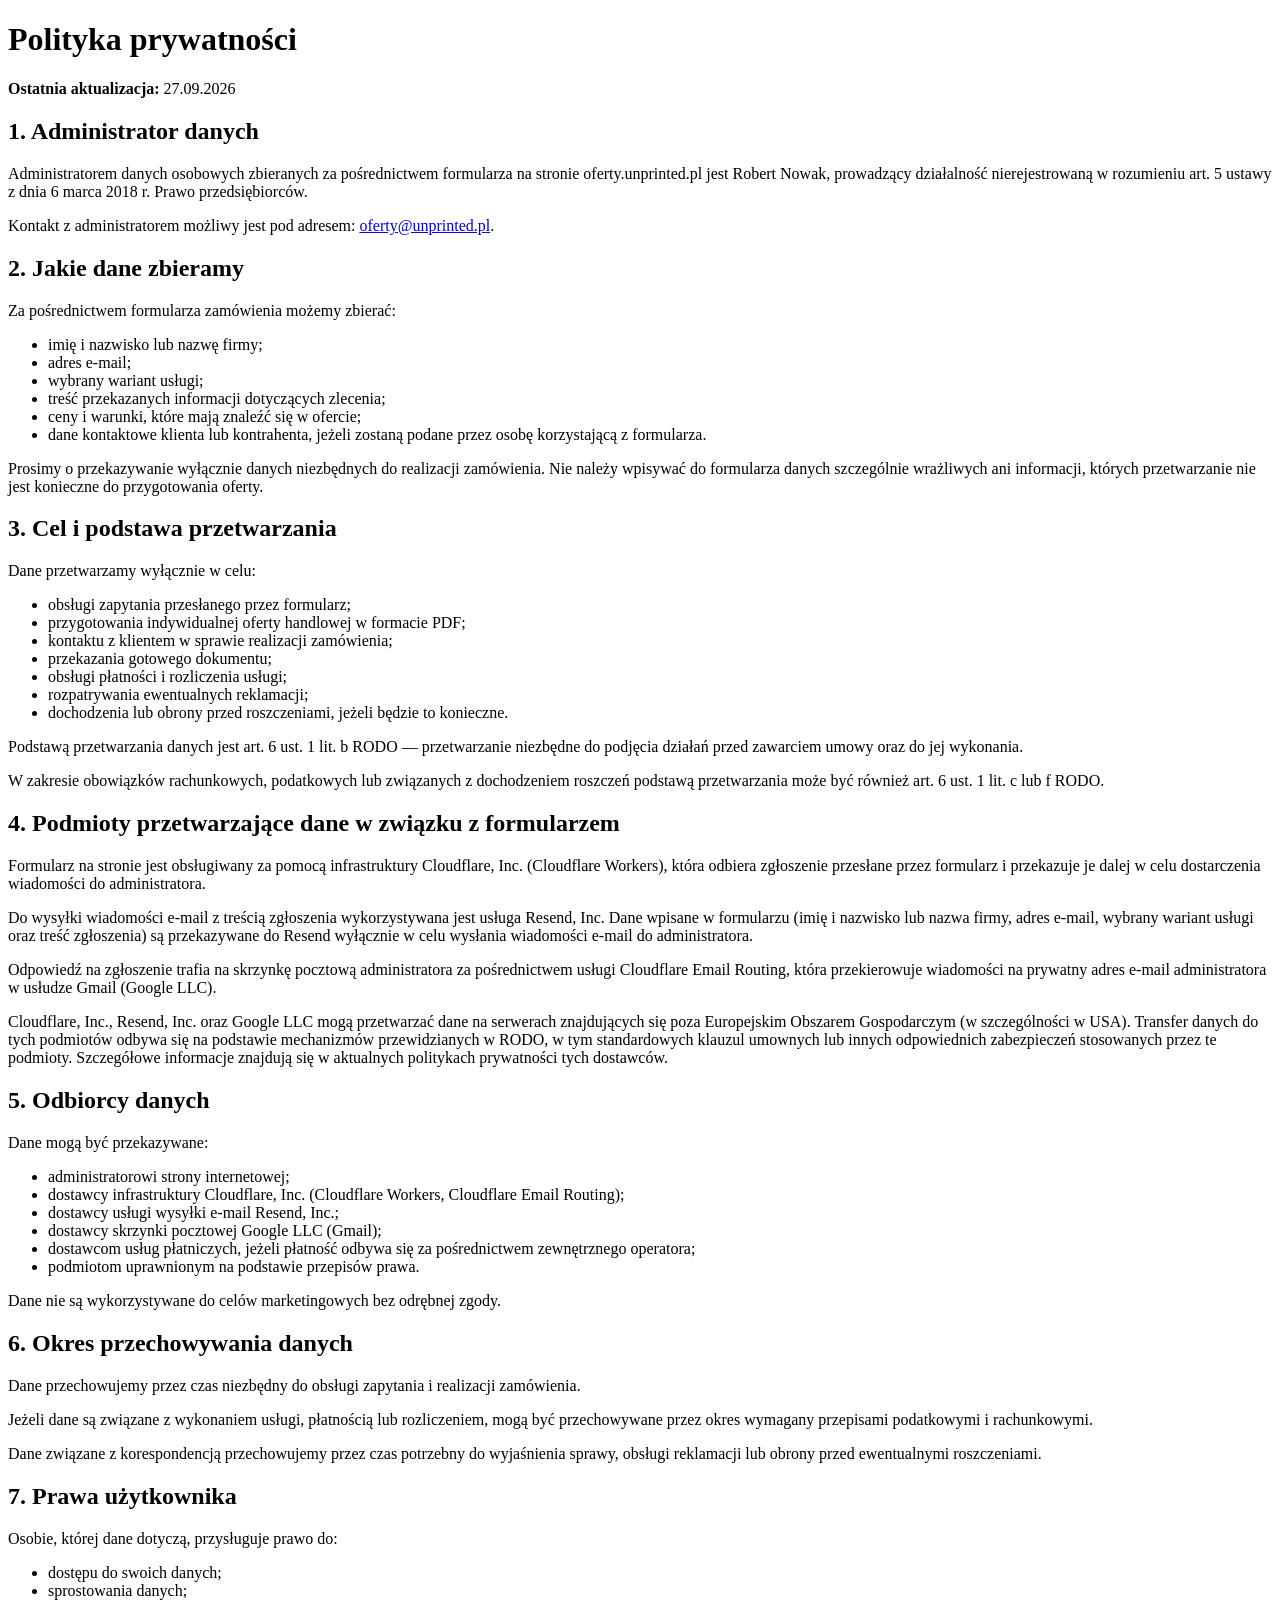
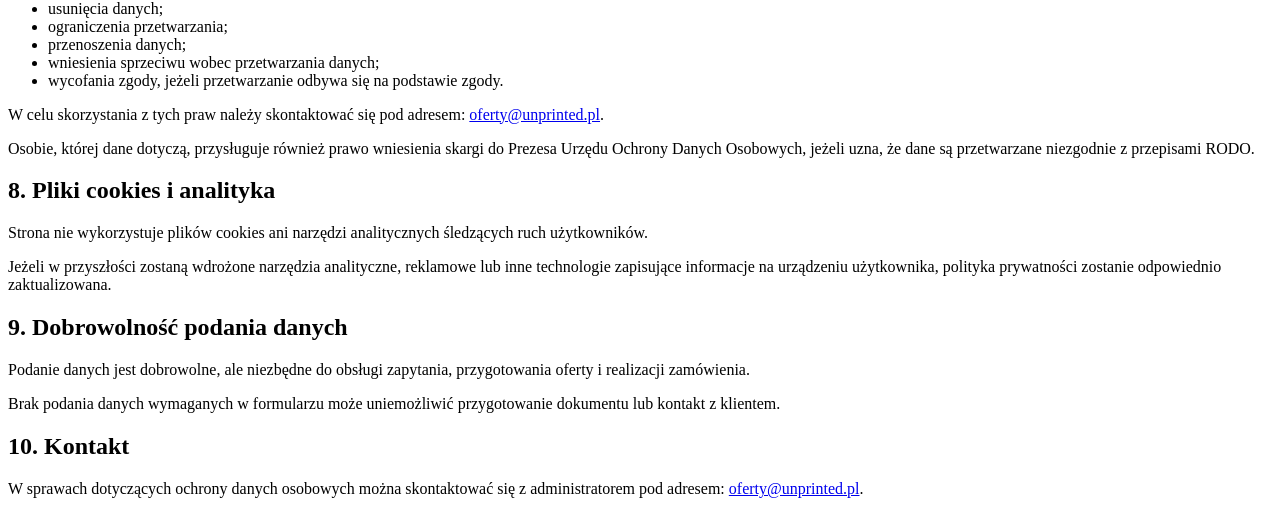
<file: polityka-prywatnosci.html>
<!DOCTYPE html>
<html lang="pl">
<head>
    <meta charset="UTF-8">
    <meta name="viewport" content="width=device-width, initial-scale=1.0">
    <title>Polityka prywatności</title>
</head>
<body>

<h1>Polityka prywatności</h1>

<p><strong>Ostatnia aktualizacja:</strong> 27.09.2026</p>

<h2>1. Administrator danych</h2>

<p>
Administratorem danych osobowych zbieranych za pośrednictwem formularza
na stronie oferty.unprinted.pl jest Robert Nowak, prowadzący działalność
nierejestrowaną w rozumieniu art. 5 ustawy z dnia 6 marca 2018 r. Prawo
przedsiębiorców.
</p>

<p>
Kontakt z administratorem możliwy jest pod adresem:
<a href="mailto:oferty@unprinted.pl">oferty@unprinted.pl</a>.
</p>

<h2>2. Jakie dane zbieramy</h2>

<p>
Za pośrednictwem formularza zamówienia możemy zbierać:
</p>

<ul>
    <li>imię i nazwisko lub nazwę firmy;</li>
    <li>adres e-mail;</li>
    <li>wybrany wariant usługi;</li>
    <li>treść przekazanych informacji dotyczących zlecenia;</li>
    <li>ceny i warunki, które mają znaleźć się w ofercie;</li>
    <li>dane kontaktowe klienta lub kontrahenta, jeżeli zostaną podane przez osobę korzystającą z formularza.</li>
</ul>

<p>
Prosimy o przekazywanie wyłącznie danych niezbędnych do realizacji
zamówienia. Nie należy wpisywać do formularza danych szczególnie
wrażliwych ani informacji, których przetwarzanie nie jest konieczne
do przygotowania oferty.
</p>

<h2>3. Cel i podstawa przetwarzania</h2>

<p>
Dane przetwarzamy wyłącznie w celu:
</p>

<ul>
    <li>obsługi zapytania przesłanego przez formularz;</li>
    <li>przygotowania indywidualnej oferty handlowej w formacie PDF;</li>
    <li>kontaktu z klientem w sprawie realizacji zamówienia;</li>
    <li>przekazania gotowego dokumentu;</li>
    <li>obsługi płatności i rozliczenia usługi;</li>
    <li>rozpatrywania ewentualnych reklamacji;</li>
    <li>dochodzenia lub obrony przed roszczeniami, jeżeli będzie to konieczne.</li>
</ul>

<p>
Podstawą przetwarzania danych jest art. 6 ust. 1 lit. b RODO —
przetwarzanie niezbędne do podjęcia działań przed zawarciem umowy oraz
do jej wykonania.
</p>

<p>
W zakresie obowiązków rachunkowych, podatkowych lub związanych z
dochodzeniem roszczeń podstawą przetwarzania może być również art. 6
ust. 1 lit. c lub f RODO.
</p>

<h2>4. Podmioty przetwarzające dane w związku z formularzem</h2>

<p>
Formularz na stronie jest obsługiwany za pomocą infrastruktury
Cloudflare, Inc. (Cloudflare Workers), która odbiera zgłoszenie
przesłane przez formularz i przekazuje je dalej w celu dostarczenia
wiadomości do administratora.
</p>

<p>
Do wysyłki wiadomości e-mail z treścią zgłoszenia wykorzystywana jest
usługa Resend, Inc. Dane wpisane w formularzu (imię i nazwisko lub
nazwa firmy, adres e-mail, wybrany wariant usługi oraz treść zgłoszenia)
są przekazywane do Resend wyłącznie w celu wysłania wiadomości e-mail
do administratora.
</p>

<p>
Odpowiedź na zgłoszenie trafia na skrzynkę pocztową administratora
za pośrednictwem usługi Cloudflare Email Routing, która przekierowuje
wiadomości na prywatny adres e-mail administratora w usłudze Gmail
(Google LLC).
</p>

<p>
Cloudflare, Inc., Resend, Inc. oraz Google LLC mogą przetwarzać dane
na serwerach znajdujących się poza Europejskim Obszarem Gospodarczym
(w szczególności w USA). Transfer danych do tych podmiotów odbywa się
na podstawie mechanizmów przewidzianych w RODO, w tym standardowych
klauzul umownych lub innych odpowiednich zabezpieczeń stosowanych przez
te podmioty. Szczegółowe informacje znajdują się w aktualnych
politykach prywatności tych dostawców.
</p>

<h2>5. Odbiorcy danych</h2>

<p>
Dane mogą być przekazywane:
</p>

<ul>
    <li>administratorowi strony internetowej;</li>
    <li>dostawcy infrastruktury Cloudflare, Inc. (Cloudflare Workers, Cloudflare Email Routing);</li>
    <li>dostawcy usługi wysyłki e-mail Resend, Inc.;</li>
    <li>dostawcy skrzynki pocztowej Google LLC (Gmail);</li>
    <li>dostawcom usług płatniczych, jeżeli płatność odbywa się za pośrednictwem zewnętrznego operatora;</li>
    <li>podmiotom uprawnionym na podstawie przepisów prawa.</li>
</ul>

<p>
Dane nie są wykorzystywane do celów marketingowych bez odrębnej zgody.
</p>

<h2>6. Okres przechowywania danych</h2>

<p>
Dane przechowujemy przez czas niezbędny do obsługi zapytania i realizacji
zamówienia.
</p>

<p>
Jeżeli dane są związane z wykonaniem usługi, płatnością lub rozliczeniem,
mogą być przechowywane przez okres wymagany przepisami podatkowymi
i rachunkowymi.
</p>

<p>
Dane związane z korespondencją przechowujemy przez czas potrzebny do
wyjaśnienia sprawy, obsługi reklamacji lub obrony przed ewentualnymi
roszczeniami.
</p>

<h2>7. Prawa użytkownika</h2>

<p>
Osobie, której dane dotyczą, przysługuje prawo do:
</p>

<ul>
    <li>dostępu do swoich danych;</li>
    <li>sprostowania danych;</li>
    <li>usunięcia danych;</li>
    <li>ograniczenia przetwarzania;</li>
    <li>przenoszenia danych;</li>
    <li>wniesienia sprzeciwu wobec przetwarzania danych;</li>
    <li>wycofania zgody, jeżeli przetwarzanie odbywa się na podstawie zgody.</li>
</ul>

<p>
W celu skorzystania z tych praw należy skontaktować się pod adresem:
<a href="mailto:oferty@unprinted.pl">oferty@unprinted.pl</a>.
</p>

<p>
Osobie, której dane dotyczą, przysługuje również prawo wniesienia skargi
do Prezesa Urzędu Ochrony Danych Osobowych, jeżeli uzna, że dane są
przetwarzane niezgodnie z przepisami RODO.
</p>

<h2>8. Pliki cookies i analityka</h2>

<p>
Strona nie wykorzystuje plików cookies ani narzędzi analitycznych
śledzących ruch użytkowników.
</p>

<p>
Jeżeli w przyszłości zostaną wdrożone narzędzia analityczne, reklamowe
lub inne technologie zapisujące informacje na urządzeniu użytkownika,
polityka prywatności zostanie odpowiednio zaktualizowana.
</p>

<h2>9. Dobrowolność podania danych</h2>

<p>
Podanie danych jest dobrowolne, ale niezbędne do obsługi zapytania,
przygotowania oferty i realizacji zamówienia.
</p>

<p>
Brak podania danych wymaganych w formularzu może uniemożliwić
przygotowanie dokumentu lub kontakt z klientem.
</p>

<h2>10. Kontakt</h2>

<p>
W sprawach dotyczących ochrony danych osobowych można skontaktować się
z administratorem pod adresem:
<a href="mailto:oferty@unprinted.pl">oferty@unprinted.pl</a>.
</p>

</body>
</html>
</file>
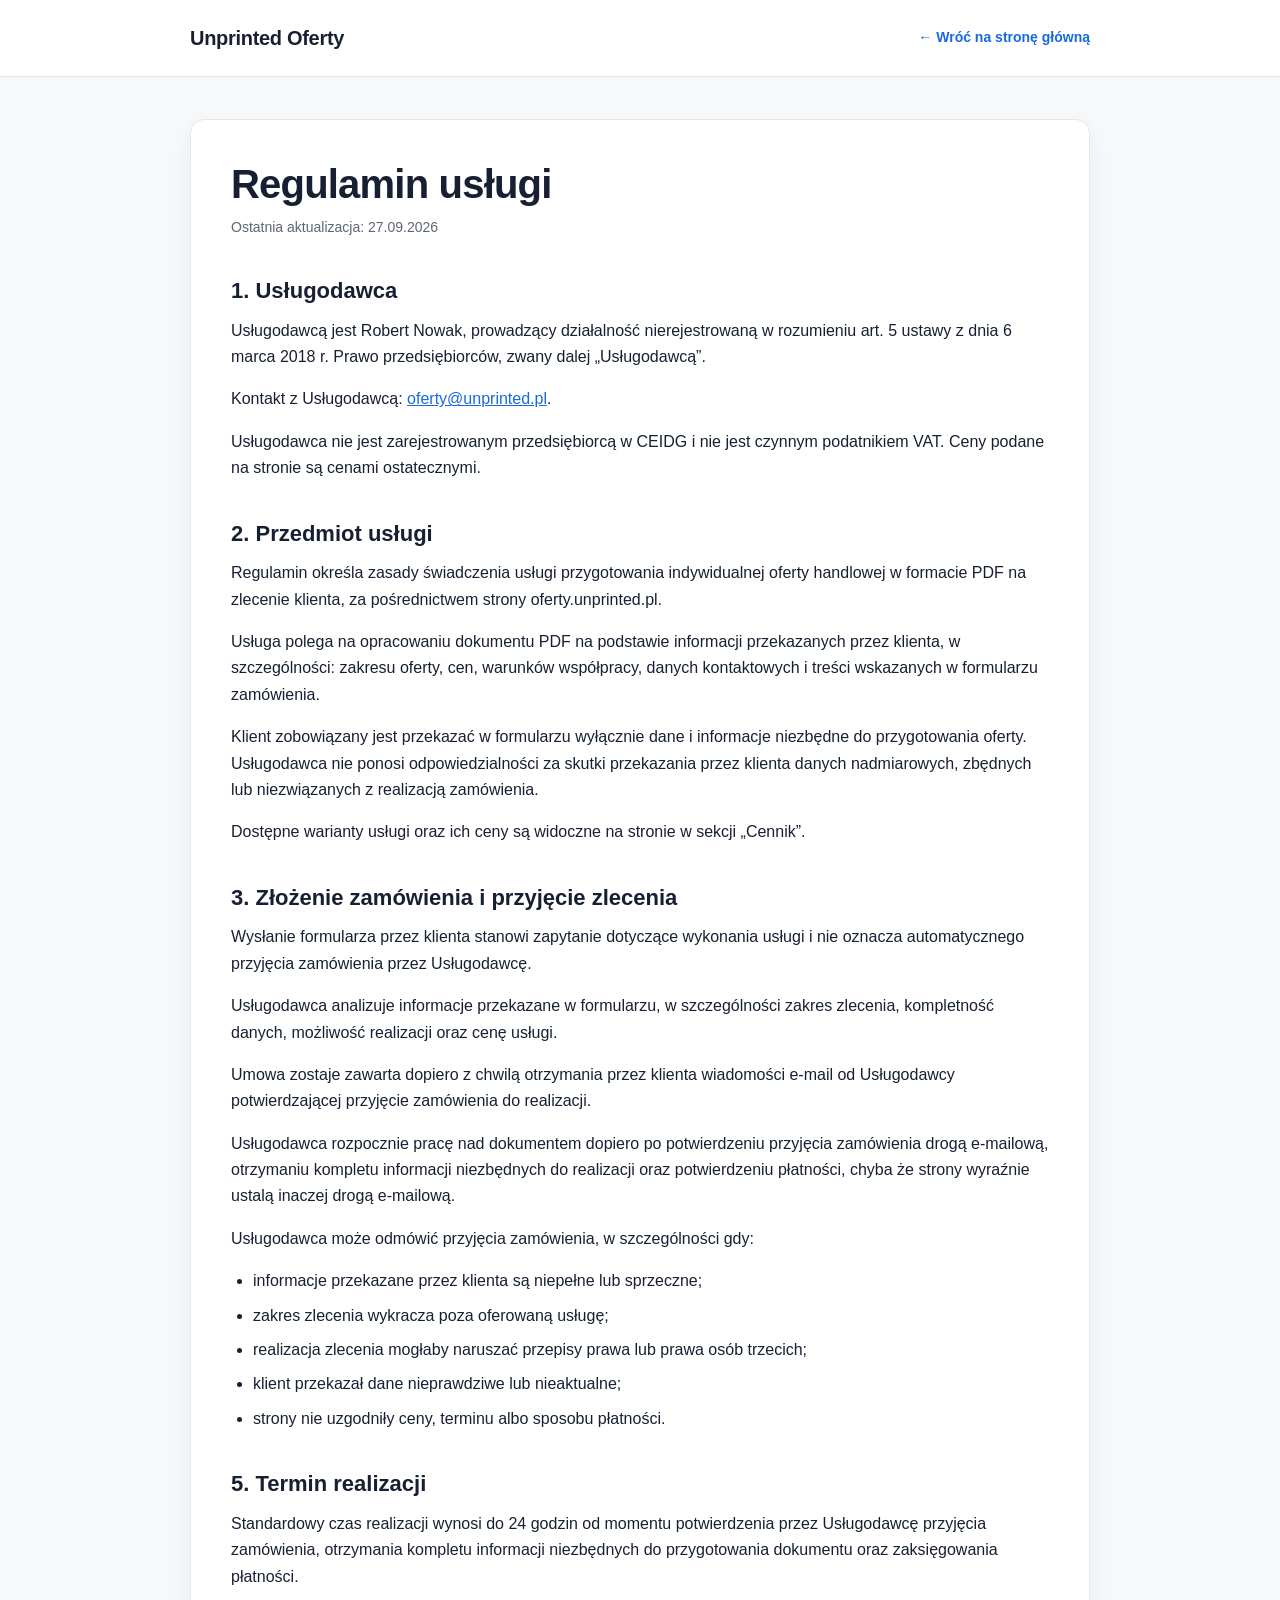
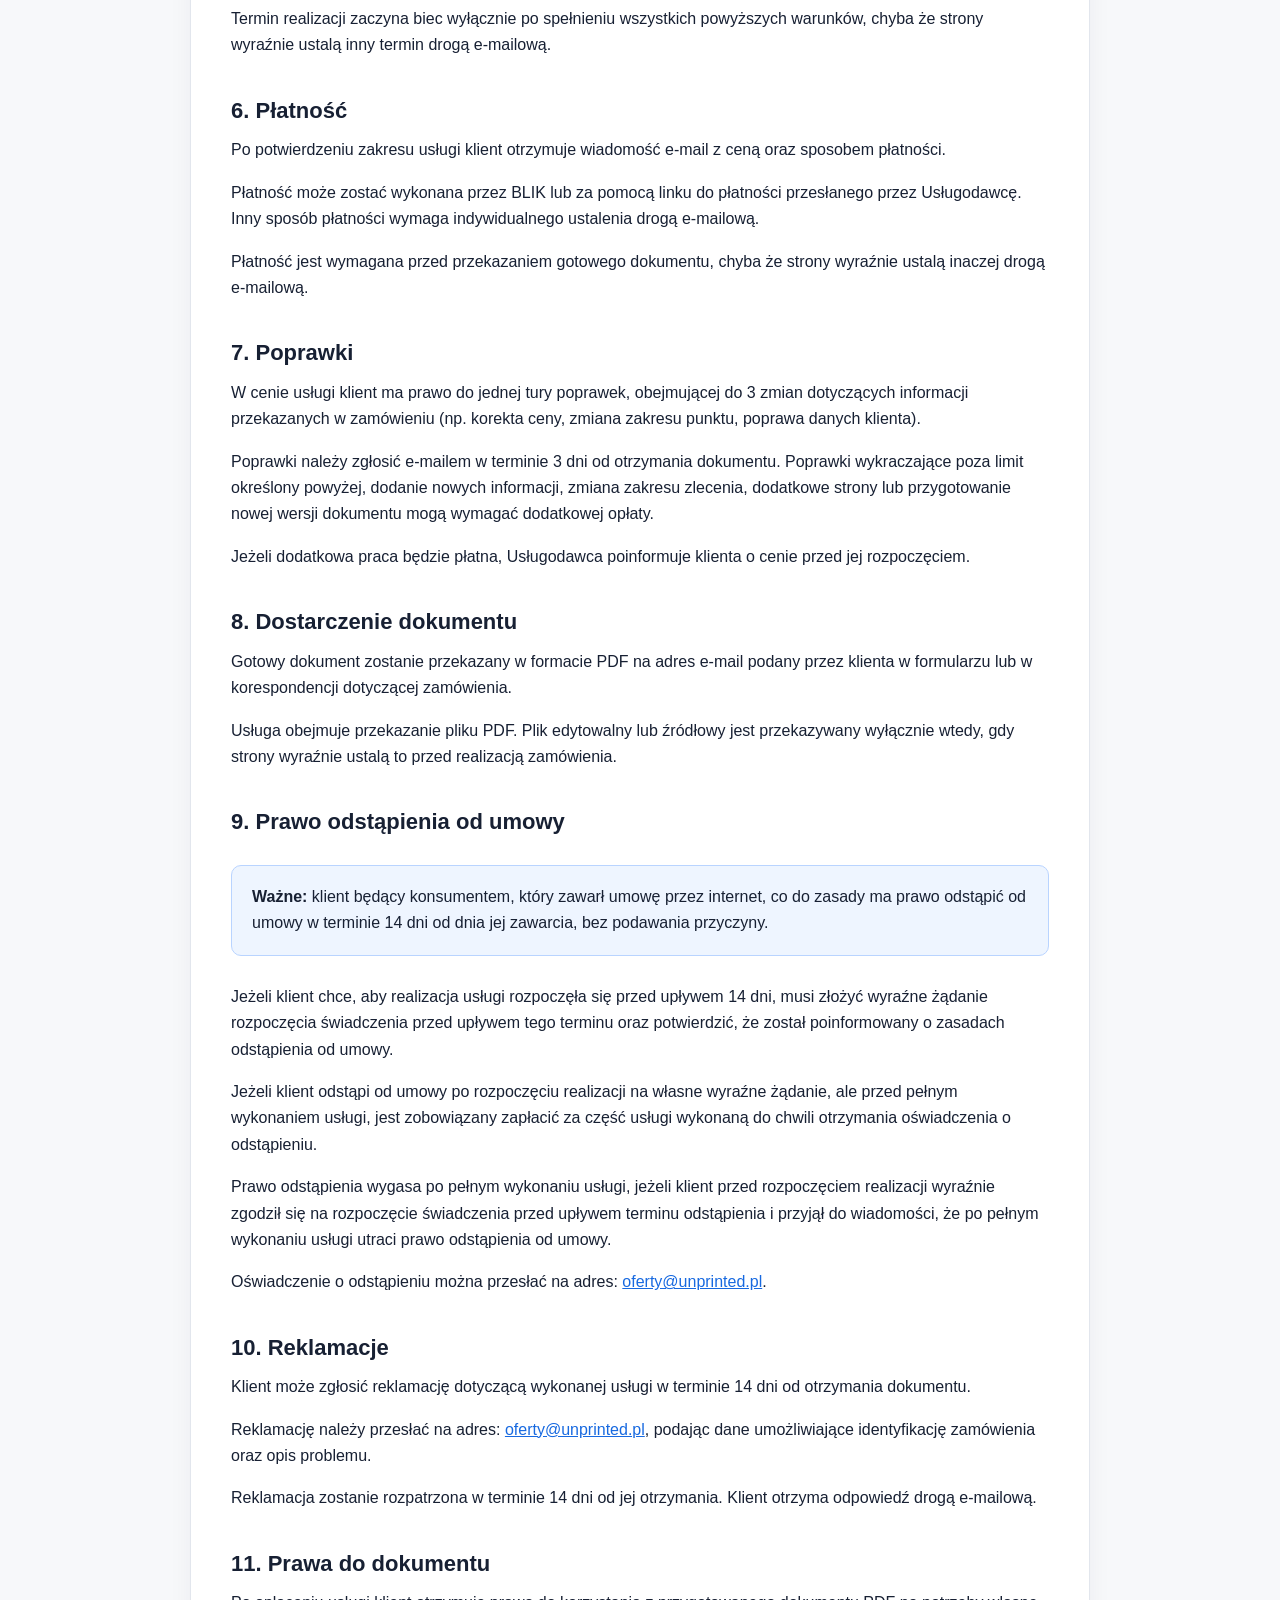
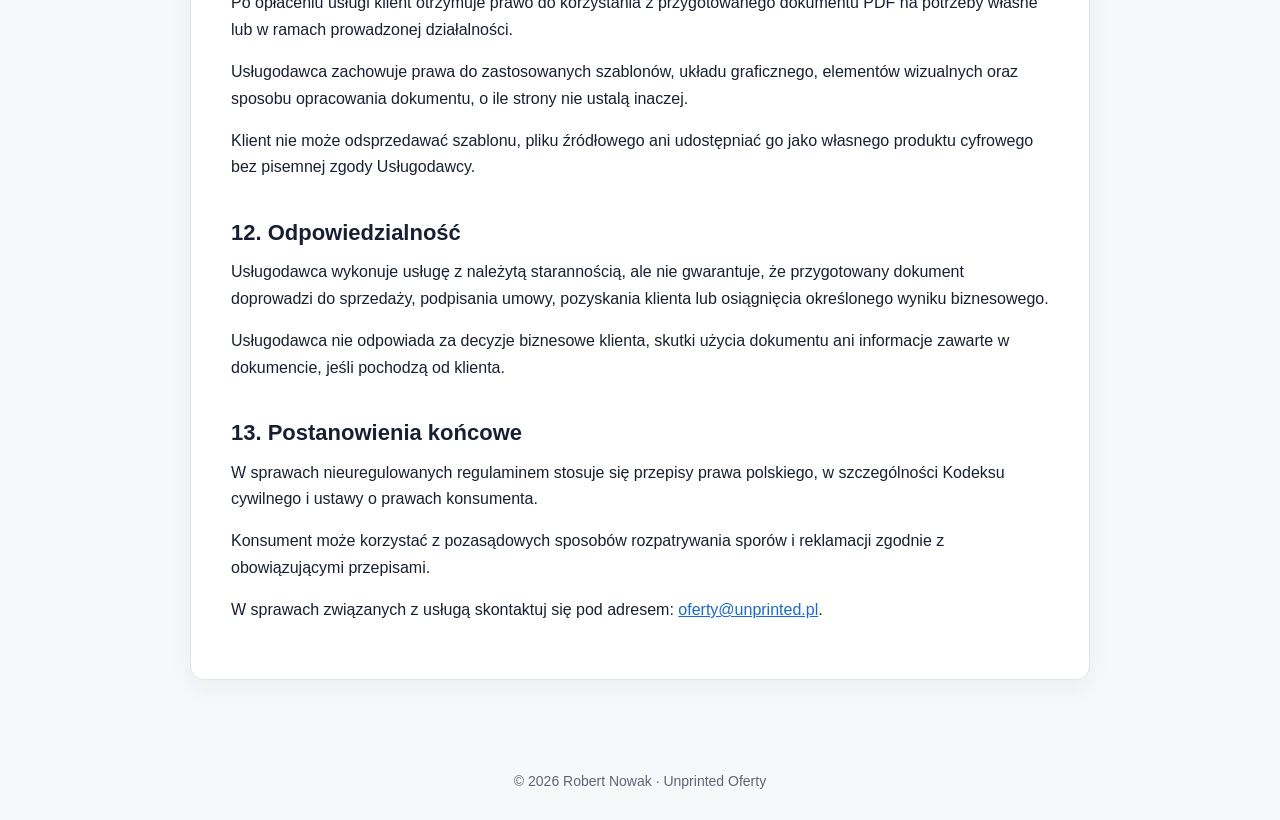
<file: regulamin.html>
<!DOCTYPE html>
<html lang="pl">
<head>
  <meta charset="UTF-8">
  <meta name="viewport" content="width=device-width, initial-scale=1.0">
  <meta name="description" content="Regulamin usługi przygotowania ofert handlowych PDF.">
  <title>Regulamin | Unprinted Oferty</title>

  <style>
    :root {
      --bg: #f7f8fa;
      --card: #ffffff;
      --text: #172033;
      --muted: #5d6678;
      --accent: #1769e0;
      --border: #e2e6ed;
      --notice-bg: #eef5ff;
      --notice-border: #b9d4ff;
    }

    * {
      box-sizing: border-box;
    }

    body {
      margin: 0;
      font-family: Arial, Helvetica, sans-serif;
      background: var(--bg);
      color: var(--text);
      line-height: 1.65;
    }

    .container {
      width: min(900px, calc(100% - 32px));
      margin: 0 auto;
    }

    header {
      background: #ffffff;
      border-bottom: 1px solid var(--border);
    }

    .header-content {
      min-height: 76px;
      display: flex;
      align-items: center;
      justify-content: space-between;
      gap: 20px;
    }

    .brand {
      color: var(--text);
      font-size: 20px;
      font-weight: 800;
      text-decoration: none;
      letter-spacing: -0.3px;
    }

    .back-link {
      color: var(--accent);
      font-size: 14px;
      font-weight: 700;
      text-decoration: none;
    }

    .back-link:hover {
      text-decoration: underline;
    }

    main {
      padding: 42px 0 64px;
    }

    article {
      background: var(--card);
      border: 1px solid var(--border);
      border-radius: 14px;
      padding: 40px;
      box-shadow: 0 8px 24px rgba(23, 32, 51, 0.05);
    }

    h1 {
      margin: 0 0 8px;
      font-size: clamp(28px, 5vw, 40px);
      line-height: 1.2;
      letter-spacing: -0.8px;
    }

    h2 {
      margin: 38px 0 12px;
      font-size: 22px;
      line-height: 1.3;
    }

    p {
      margin: 0 0 16px;
    }

    ul {
      margin: 0 0 16px;
      padding-left: 22px;
    }

    li {
      margin-bottom: 8px;
    }

    a {
      color: var(--accent);
    }

    .updated {
      color: var(--muted);
      font-size: 14px;
    }

    .notice {
      margin: 28px 0;
      padding: 18px 20px;
      background: var(--notice-bg);
      border: 1px solid var(--notice-border);
      border-radius: 10px;
    }

    .notice p:last-child {
      margin-bottom: 0;
    }

    footer {
      padding: 26px 0;
      color: var(--muted);
      font-size: 14px;
      text-align: center;
    }

    @media (max-width: 640px) {
      main {
        padding-top: 24px;
      }

      article {
        padding: 24px 20px;
        border-radius: 10px;
      }

      .header-content {
        min-height: 64px;
      }
    }
  </style>
</head>

<body>
  <header>
    <div class="container header-content">
      <a class="brand" href="index.html">Unprinted Oferty</a>
      <a class="back-link" href="index.html">← Wróć na stronę główną</a>
    </div>
  </header>

  <main class="container">
    <article>
      <h1>Regulamin usługi</h1>
      <p class="updated">Ostatnia aktualizacja: 27.09.2026</p>

      <h2>1. Usługodawca</h2>

      <p>
        Usługodawcą jest Robert Nowak, prowadzący działalność nierejestrowaną
        w rozumieniu art. 5 ustawy z dnia 6 marca 2018 r. Prawo przedsiębiorców,
        zwany dalej „Usługodawcą”.
      </p>

      <p>
        Kontakt z Usługodawcą:
        <a href="mailto:oferty@unprinted.pl">oferty@unprinted.pl</a>.
      </p>

      <p>
        Usługodawca nie jest zarejestrowanym przedsiębiorcą w CEIDG i nie jest
        czynnym podatnikiem VAT. Ceny podane na stronie są cenami ostatecznymi.
      </p>

      <h2>2. Przedmiot usługi</h2>

      <p>
        Regulamin określa zasady świadczenia usługi przygotowania indywidualnej
        oferty handlowej w formacie PDF na zlecenie klienta, za pośrednictwem
        strony oferty.unprinted.pl.
      </p>

      <p>
        Usługa polega na opracowaniu dokumentu PDF na podstawie informacji
        przekazanych przez klienta, w szczególności: zakresu oferty, cen,
        warunków współpracy, danych kontaktowych i treści wskazanych w
        formularzu zamówienia.
      </p>

      <p>
        Klient zobowiązany jest przekazać w formularzu wyłącznie dane
        i informacje niezbędne do przygotowania oferty. Usługodawca nie
        ponosi odpowiedzialności za skutki przekazania przez klienta danych
        nadmiarowych, zbędnych lub niezwiązanych z realizacją zamówienia.
      </p>

      <p>
        Dostępne warianty usługi oraz ich ceny są widoczne na stronie w sekcji
        „Cennik”.
      </p>

     <h2>3. Złożenie zamówienia i przyjęcie zlecenia</h2>

<p>
Wysłanie formularza przez klienta stanowi zapytanie dotyczące wykonania
usługi i nie oznacza automatycznego przyjęcia zamówienia przez Usługodawcę.
</p>

<p>
Usługodawca analizuje informacje przekazane w formularzu, w szczególności
zakres zlecenia, kompletność danych, możliwość realizacji oraz cenę usługi.
</p>

<p>
Umowa zostaje zawarta dopiero z chwilą otrzymania przez klienta wiadomości
e-mail od Usługodawcy potwierdzającej przyjęcie zamówienia do realizacji.
</p>

<p>
Usługodawca rozpocznie pracę nad dokumentem dopiero po potwierdzeniu
przyjęcia zamówienia drogą e-mailową, otrzymaniu kompletu informacji
niezbędnych do realizacji oraz potwierdzeniu płatności, chyba że strony
wyraźnie ustalą inaczej drogą e-mailową.
</p>

<p>
Usługodawca może odmówić przyjęcia zamówienia, w szczególności gdy:
</p>

<ul>
  <li>informacje przekazane przez klienta są niepełne lub sprzeczne;</li>
  <li>zakres zlecenia wykracza poza oferowaną usługę;</li>
  <li>realizacja zlecenia mogłaby naruszać przepisy prawa lub prawa osób trzecich;</li>
  <li>klient przekazał dane nieprawdziwe lub nieaktualne;</li>
  <li>strony nie uzgodniły ceny, terminu albo sposobu płatności.</li>
</ul>

      <h2>5. Termin realizacji</h2>

    <p>
Standardowy czas realizacji wynosi do 24 godzin od momentu potwierdzenia
przez Usługodawcę przyjęcia zamówienia, otrzymania kompletu informacji
niezbędnych do przygotowania dokumentu oraz zaksięgowania płatności.
</p>

<p>
Termin realizacji zaczyna biec wyłącznie po spełnieniu wszystkich powyższych
warunków, chyba że strony wyraźnie ustalą inny termin drogą e-mailową.
</p>

      <h2>6. Płatność</h2>

      <p>
        Po potwierdzeniu zakresu usługi klient otrzymuje wiadomość e-mail
        z ceną oraz sposobem płatności.
      </p>

      <p>
        Płatność może zostać wykonana przez BLIK lub za pomocą linku do
        płatności przesłanego przez Usługodawcę. Inny sposób płatności wymaga
        indywidualnego ustalenia drogą e-mailową.
      </p>

      <p>
        Płatność jest wymagana przed przekazaniem gotowego dokumentu, chyba że
        strony wyraźnie ustalą inaczej drogą e-mailową.
      </p>

      <h2>7. Poprawki</h2>

      <p>
        W cenie usługi klient ma prawo do jednej tury poprawek, obejmującej
        do 3 zmian dotyczących informacji przekazanych w zamówieniu (np.
        korekta ceny, zmiana zakresu punktu, poprawa danych klienta).
      </p>

      <p>
        Poprawki należy zgłosić e-mailem w terminie 3 dni od otrzymania
        dokumentu. Poprawki wykraczające poza limit określony powyżej,
        dodanie nowych informacji, zmiana zakresu zlecenia, dodatkowe strony
        lub przygotowanie nowej wersji dokumentu mogą wymagać dodatkowej
        opłaty.
      </p>

      <p>
        Jeżeli dodatkowa praca będzie płatna, Usługodawca poinformuje klienta
        o cenie przed jej rozpoczęciem.
      </p>

      <h2>8. Dostarczenie dokumentu</h2>

      <p>
        Gotowy dokument zostanie przekazany w formacie PDF na adres e-mail
        podany przez klienta w formularzu lub w korespondencji dotyczącej
        zamówienia.
      </p>

      <p>
        Usługa obejmuje przekazanie pliku PDF. Plik edytowalny lub źródłowy
        jest przekazywany wyłącznie wtedy, gdy strony wyraźnie ustalą to
        przed realizacją zamówienia.
      </p>

      <h2>9. Prawo odstąpienia od umowy</h2>

      <div class="notice">
        <p>
          <strong>Ważne:</strong> klient będący konsumentem, który zawarł
          umowę przez internet, co do zasady ma prawo odstąpić od umowy
          w terminie 14 dni od dnia jej zawarcia, bez podawania przyczyny.
        </p>
      </div>

      <p>
        Jeżeli klient chce, aby realizacja usługi rozpoczęła się przed upływem
        14 dni, musi złożyć wyraźne żądanie rozpoczęcia świadczenia przed
        upływem tego terminu oraz potwierdzić, że został poinformowany
        o zasadach odstąpienia od umowy.
      </p>

      <p>
        Jeżeli klient odstąpi od umowy po rozpoczęciu realizacji na własne
        wyraźne żądanie, ale przed pełnym wykonaniem usługi, jest zobowiązany
        zapłacić za część usługi wykonaną do chwili otrzymania oświadczenia
        o odstąpieniu.
      </p>

      <p>
        Prawo odstąpienia wygasa po pełnym wykonaniu usługi, jeżeli klient
        przed rozpoczęciem realizacji wyraźnie zgodził się na rozpoczęcie
        świadczenia przed upływem terminu odstąpienia i przyjął do wiadomości,
        że po pełnym wykonaniu usługi utraci prawo odstąpienia od umowy.
      </p>

      <p>
        Oświadczenie o odstąpieniu można przesłać na adres:
        <a href="mailto:oferty@unprinted.pl">oferty@unprinted.pl</a>.
      </p>

      <h2>10. Reklamacje</h2>

      <p>
        Klient może zgłosić reklamację dotyczącą wykonanej usługi w terminie
        14 dni od otrzymania dokumentu.
      </p>

      <p>
        Reklamację należy przesłać na adres:
        <a href="mailto:oferty@unprinted.pl">oferty@unprinted.pl</a>,
        podając dane umożliwiające identyfikację zamówienia oraz opis problemu.
      </p>

      <p>
        Reklamacja zostanie rozpatrzona w terminie 14 dni od jej otrzymania.
        Klient otrzyma odpowiedź drogą e-mailową.
      </p>

      <h2>11. Prawa do dokumentu</h2>

      <p>
        Po opłaceniu usługi klient otrzymuje prawo do korzystania z
        przygotowanego dokumentu PDF na potrzeby własne lub w ramach
        prowadzonej działalności.
      </p>

      <p>
        Usługodawca zachowuje prawa do zastosowanych szablonów, układu
        graficznego, elementów wizualnych oraz sposobu opracowania dokumentu,
        o ile strony nie ustalą inaczej.
      </p>

      <p>
        Klient nie może odsprzedawać szablonu, pliku źródłowego ani udostępniać
        go jako własnego produktu cyfrowego bez pisemnej zgody Usługodawcy.
      </p>

      <h2>12. Odpowiedzialność</h2>

      <p>
        Usługodawca wykonuje usługę z należytą starannością, ale nie gwarantuje,
        że przygotowany dokument doprowadzi do sprzedaży, podpisania umowy,
        pozyskania klienta lub osiągnięcia określonego wyniku biznesowego.
      </p>

      <p>
        Usługodawca nie odpowiada za decyzje biznesowe klienta, skutki użycia
        dokumentu ani informacje zawarte w dokumencie, jeśli pochodzą od
        klienta.
      </p>

      <h2>13. Postanowienia końcowe</h2>

      <p>
        W sprawach nieuregulowanych regulaminem stosuje się przepisy prawa
        polskiego, w szczególności Kodeksu cywilnego i ustawy o prawach
        konsumenta.
      </p>

      <p>
        Konsument może korzystać z pozasądowych sposobów rozpatrywania sporów
        i reklamacji zgodnie z obowiązującymi przepisami.
      </p>

      <p>
        W sprawach związanych z usługą skontaktuj się pod adresem:
        <a href="mailto:oferty@unprinted.pl">oferty@unprinted.pl</a>.
      </p>
    </article>
  </main>

  <footer>
    <div class="container">
      © 2026 Robert Nowak · Unprinted Oferty
    </div>
  </footer>
</body>
</html>
</file>
